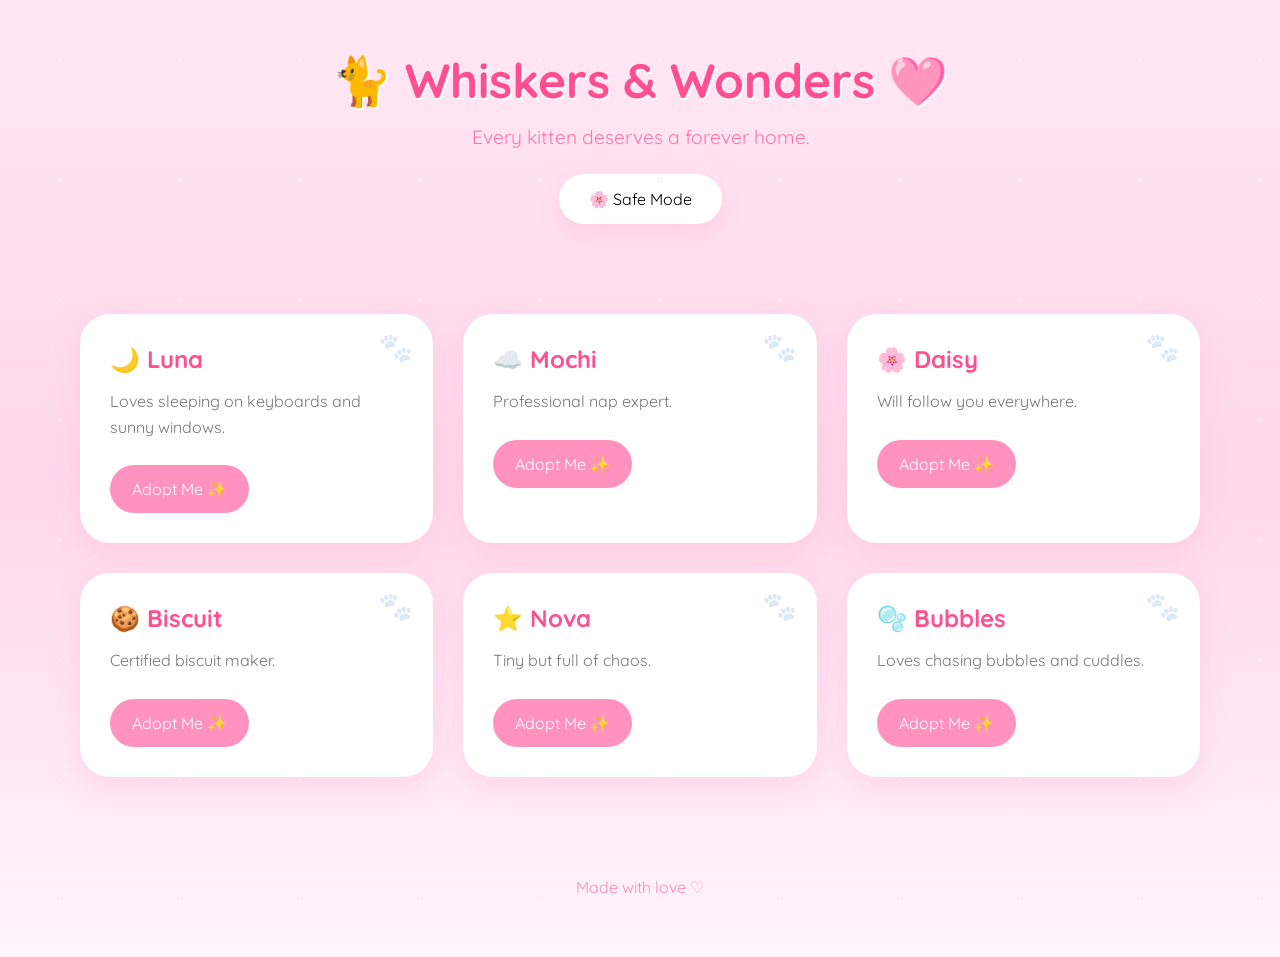
<file: Index.html>
<!DOCTYPE html>
<html lang="en">
<head>
<meta charset="UTF-8">
<meta name="viewport" content="width=device-width, initial-scale=1.0">
<title>Whiskers & Wonders</title>

<link rel="preconnect" href="https://fonts.googleapis.com">
<link href="https://fonts.googleapis.com/css2?family=Quicksand:wght@400;700&display=swap" rel="stylesheet">

<link rel="stylesheet" href="style.css">
</head>

<body>

<div class="sparkles"></div>

<header>

<h1>🐈 Whiskers & Wonders 🩷</h1>

<p class="subtitle">
Every kitten deserves a forever home.
</p>

<button id="safeMode">
🌸 Safe Mode
</button>

</header>

<main>

<div class="kitten">

<h2>🌙 Luna</h2>

<p>
Loves sleeping on keyboards and sunny windows.
</p>

<button class="adopt">
Adopt Me ✨
</button>

</div>

<div class="kitten">

<h2>☁️ Mochi</h2>

<p>
Professional nap expert.
</p>

<button class="adopt">
Adopt Me ✨
</button>

</div>

<div class="kitten">

<h2>🌸 Daisy</h2>

<p>
Will follow you everywhere.
</p>

<button class="adopt">
Adopt Me ✨
</button>

</div>

<div class="kitten">

<h2>🍪 Biscuit</h2>

<p>
Certified biscuit maker.
</p>

<button class="adopt">
Adopt Me ✨
</button>

</div>

<div class="kitten">

<h2>⭐ Nova</h2>

<p>
Tiny but full of chaos.
</p>

<button class="adopt">
Adopt Me ✨
</button>

</div>

<div class="kitten">

<h2>🫧 Bubbles</h2>

<p>
Loves chasing bubbles and cuddles.
</p>

<button class="adopt">
Adopt Me ✨
</button>

</div>

</main>

<footer>

Made with love ♡

</footer>

<script src="script.js"></script>

</body>
</html>
</file>
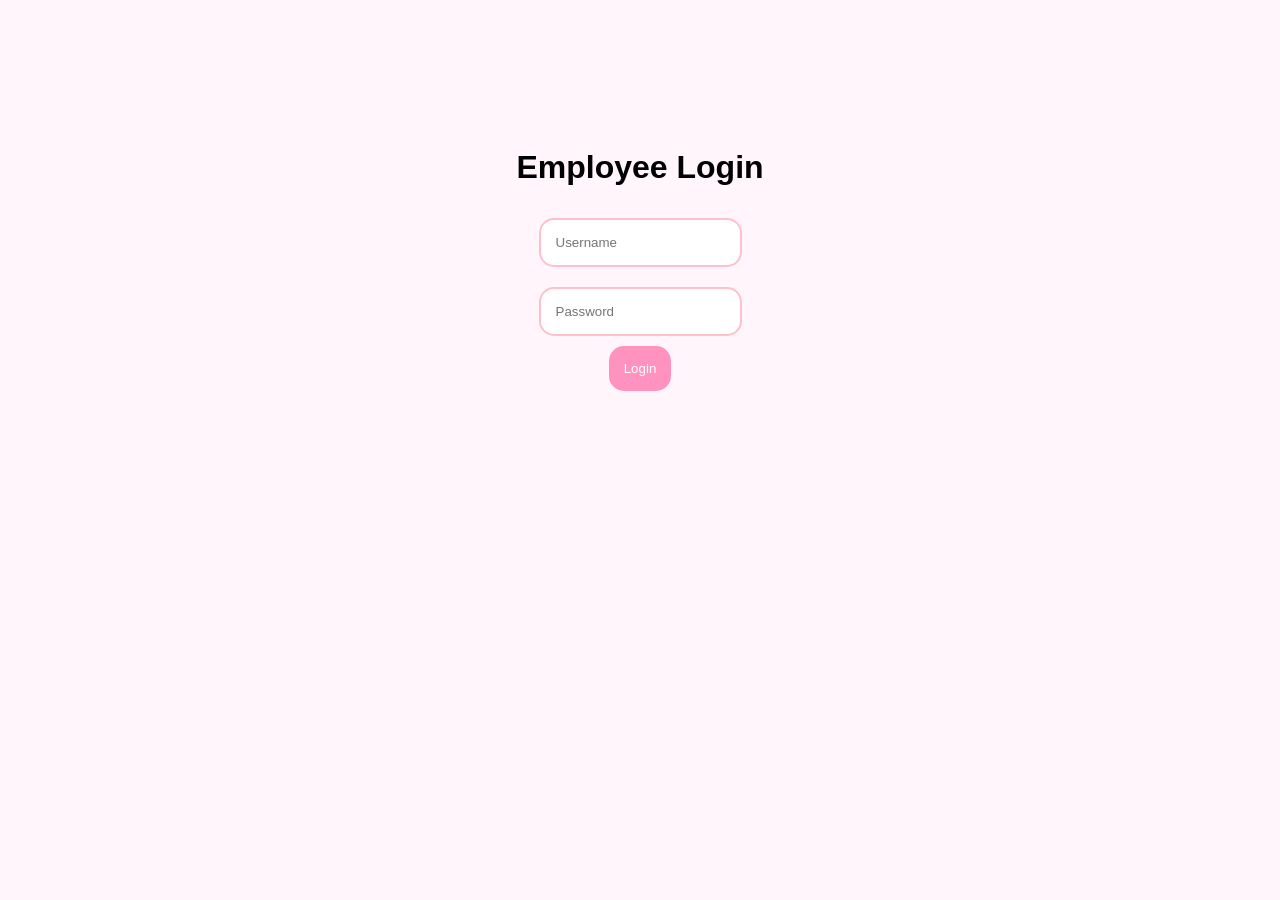
<file: employee.html>
<!DOCTYPE html>

<html>

<head>

<title>Employee Login</title>

<style>

body{

background:#fff5fb;

font-family:sans-serif;

text-align:center;

padding-top:120px;

}

input{

padding:15px;

border-radius:15px;

border:2px solid pink;

margin:10px;

}

button{

padding:15px;

border:none;

border-radius:15px;

background:#ff92bf;

color:white;

}

#log{

margin-top:40px;

white-space:pre-wrap;

color:#666;

}

</style>

</head>

<body>

<h1>Employee Login</h1>

<input placeholder="Username">

<br>

<input placeholder="Password" type="password">

<br>

<button onclick="login()">

Login

</button>

<div id="log"></div>

<script>

function login(){

document.getElementById("log").innerHTML=

`

ACCESS DENIED

Current Kittens: 6

Expected Kittens: 6

Detected Kittens: 7

Last Incident:

DO NOT LET LUNA OUTSIDE AGAIN

`;

}

</script>

</body>

</html>
</file>
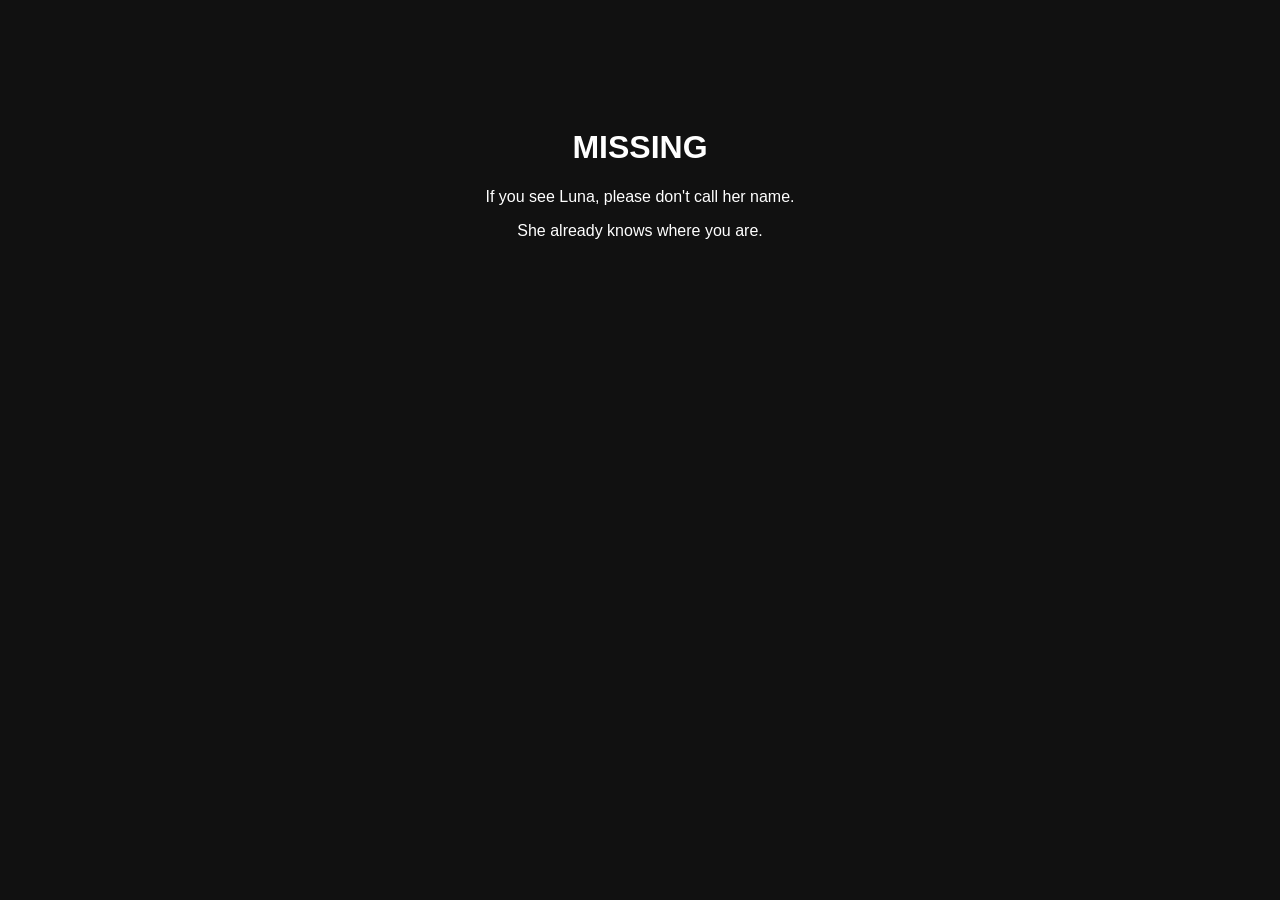
<file: lost.html>
<!DOCTYPE html>

<html>

<head>

<title>Missing</title>

<style>

body{

background:#111;

color:white;

font-family:sans-serif;

text-align:center;

padding-top:100px;

}

img{

width:250px;

border-radius:20px;

}

</style>

</head>

<body>

<h1>MISSING</h1>

<p>If you see Luna, please don't call her name.</p>

<p>She already knows where you are.</p>

</body>

</html>
</file>
<file: style.css>
*{
margin:0;
padding:0;
box-sizing:border-box;
font-family:'Quicksand',sans-serif;
}

body{

background:linear-gradient(180deg,#ffe8f3,#ffd8ec,#fff5fb);

min-height:100vh;

color:#ff4f8f;

overflow-x:hidden;

}

header{

text-align:center;

padding:50px 20px;

}

h1{

font-size:3rem;

margin-bottom:15px;

text-shadow:2px 2px white;

}

.subtitle{

font-size:1.2rem;

color:#ff75aa;

margin-bottom:25px;

}

#safeMode{

background:white;

border:none;

padding:15px 30px;

border-radius:999px;

font-size:1rem;

cursor:pointer;

box-shadow:0 8px 20px rgba(255,160,200,.3);

transition:.3s;

}

#safeMode:hover{

transform:scale(1.05);

background:#fff0f7;

}

main{

display:grid;

grid-template-columns:repeat(auto-fit,minmax(260px,1fr));

gap:30px;

padding:40px;

max-width:1200px;

margin:auto;

}

.kitten{

background:white;

padding:30px;

border-radius:30px;

box-shadow:0 10px 30px rgba(255,180,210,.4);

transition:.3s;

position:relative;

overflow:hidden;

}

.kitten:hover{

transform:translateY(-8px) rotate(-1deg);

}

.kitten::before{

content:"🐾";

position:absolute;

top:15px;

right:20px;

font-size:28px;

opacity:.15;

}

.kitten h2{

margin-bottom:15px;

}

.kitten p{

color:#777;

line-height:1.6;

margin-bottom:25px;

}

.adopt{

background:#ff92bf;

color:white;

border:none;

padding:14px 22px;

border-radius:999px;

font-size:1rem;

cursor:pointer;

transition:.3s;

}

.adopt:hover{

background:#ff5e9f;

transform:scale(1.08);

}

footer{

text-align:center;

padding:60px 20px;

font-size:1rem;

color:#ff8ab8;

}

.sparkles{

position:fixed;

top:0;

left:0;

width:100%;

height:100%;

pointer-events:none;

background-image:

radial-gradient(circle,#ffffffcc 2px,transparent 2px),

radial-gradient(circle,#ffddee 3px,transparent 3px);

background-size:120px 120px;

animation:float 25s linear infinite;

opacity:.5;

}

@keyframes float{

from{

transform:translateY(0px);

}

to{

transform:translateY(120px);

}

}

.glitch{

animation:glitch .25s infinite;

}

@keyframes glitch{

0%{

transform:translate(0);

}

25%{

transform:translate(-2px,1px);

}

50%{

transform:translate(2px,-1px);

}

75%{

transform:translate(-1px,-2px);

}

100%{

transform:translate(0);

}

}

.hidden{

display:none;

}

@media(max-width:700px){

h1{

font-size:2.2rem;

}

main{

padding:20px;

gap:20px;.hidden-note{
    opacity:0;
    font-size:12px;
    color:#888;
    transition:1s;
}

.kitten:hover .hidden-note{
    opacity:1;
}

}

}
#popup{

position:fixed;

bottom:20px;

right:20px;

background:white;

padding:15px;

border-radius:20px;

opacity:0;

transition:1s;

box-shadow:0 10px 30px rgba(0,0,0,.2)
#moon{

position:fixed;

top:20px;

right:20px;

font-size:40px;

cursor:pointer;

transition:1s;

}
#achievementBox{

position:fixed;

left:15px;

bottom:15px;

background:white;

padding:15px;

border-radius:20px;

box-shadow:0 10px 25px rgba(0,0,0,.15);

font-size:14px;

width:190px;

transition:.5s;

z-index:999;

}

#achievementBox:hover{

transform:scale(1.05);

}

#achievementBox li{

list-style:none;

padding:4px;

color:#777;
#whisper{

position:fixed;

top:20%;

left:50%;

transform:translateX(-50%);

opacity:0;

font-size:26px;

color:#ff6ba9;

transition:2s;

pointer-events:none;

font-weight:bold;

}

}
#loading{

position:fixed;

inset:0;

background:#ffe6f3;

display:flex;

flex-direction:column;

justify-content:center;

align-items:center;

font-size:40px;

z-index:99999;

transition:1s;

}
/* ===========================
   POPUP
=========================== */

#popup{

position:fixed;

bottom:20px;

right:20px;

background:white;

padding:15px;

border-radius:20px;

opacity:0;

transition:1s;

box-shadow:0 10px 30px rgba(0,0,0,.2);

z-index:1000;

}

/* ===========================
   MOON
=========================== */

#moon{

position:fixed;

top:20px;

right:20px;

font-size:40px;

cursor:pointer;

transition:.5s;

z-index:1000;

}

#moon:hover{

transform:scale(1.15) rotate(10deg);

}

/* ===========================
   ACHIEVEMENTS
=========================== */

#achievementBox{

position:fixed;

left:15px;

bottom:15px;

background:white;

padding:15px;

border-radius:20px;

box-shadow:0 10px 25px rgba(0,0,0,.15);

font-size:14px;

width:200px;

transition:.5s;

z-index:999;

}

#achievementBox:hover{

transform:scale(1.05);

}

#achievementBox h3{

margin-bottom:10px;

}

#achievementBox ul{

padding:0;

margin:0;

}

#achievementBox li{

list-style:none;

padding:5px 0;

color:#777;

}

/* ===========================
   WHISPERS
=========================== */

#whisper{

position:fixed;

top:20%;

left:50%;

transform:translateX(-50%);

opacity:0;

font-size:26px;

color:#ff6ba9;

transition:2s;

pointer-events:none;

font-weight:bold;

text-align:center;

z-index:1500;

text-shadow:2px 2px white;

}

/* ===========================
   LOADING SCREEN
=========================== */

#loading{

position:fixed;

inset:0;

background:#ffe6f3;

display:flex;

flex-direction:column;

justify-content:center;

align-items:center;

font-size:40px;

z-index:99999;

transition:1s;

}

#loading p{

font-size:18px;

margin-top:20px;

color:#ff75aa;

}

/* ===========================
   VISITOR COUNTER
=========================== */

#counter{

font-weight:bold;

line-height:1.8;

margin-bottom:15px;

}

/* ===========================
   SCROLLBAR
=========================== */

::-webkit-scrollbar{

width:10px;

}

::-webkit-scrollbar-track{

background:#fff5fb;

}

::-webkit-scrollbar-thumb{

background:#ffb6d6;

border-radius:20px;

}

::-webkit-scrollbar-thumb:hover{

background:#ff8fbe;

}

/* ===========================
   MOBILE
=========================== */

@media(max-width:700px){

h1{

font-size:2.2rem;

}

.subtitle{

font-size:1rem;

}

main{

padding:20px;

gap:20px;

}

.kitten{

padding:20px;

}

#achievementBox{

width:170px;

font-size:12px;

left:10px;

bottom:10px;

}

#moon{

font-size:32px;

}

#popup{

right:10px;

bottom:10px;

max-width:220px;

}

#whisper{

font-size:20px;

padding:0 20px;

}

}

/* ===========================
   SECRET EFFECTS
=========================== */

body.glitch{

filter:contrast(102%) saturate(105%);

}

body.glitch .kitten:nth-child(odd){

transform:rotate(-0.5deg);

}

body.glitch .kitten:nth-child(even){

transform:rotate(0.5deg);

}

body.glitch .sparkles{

opacity:.7;

animation-duration:18s;

}

/* ===========================
   SMOOTH FADE
=========================== */

h1,
.subtitle,
.kitten,
footer,
#popup,
#whisper,
#achievementBox{

transition:all .5s ease;

}
</file>
